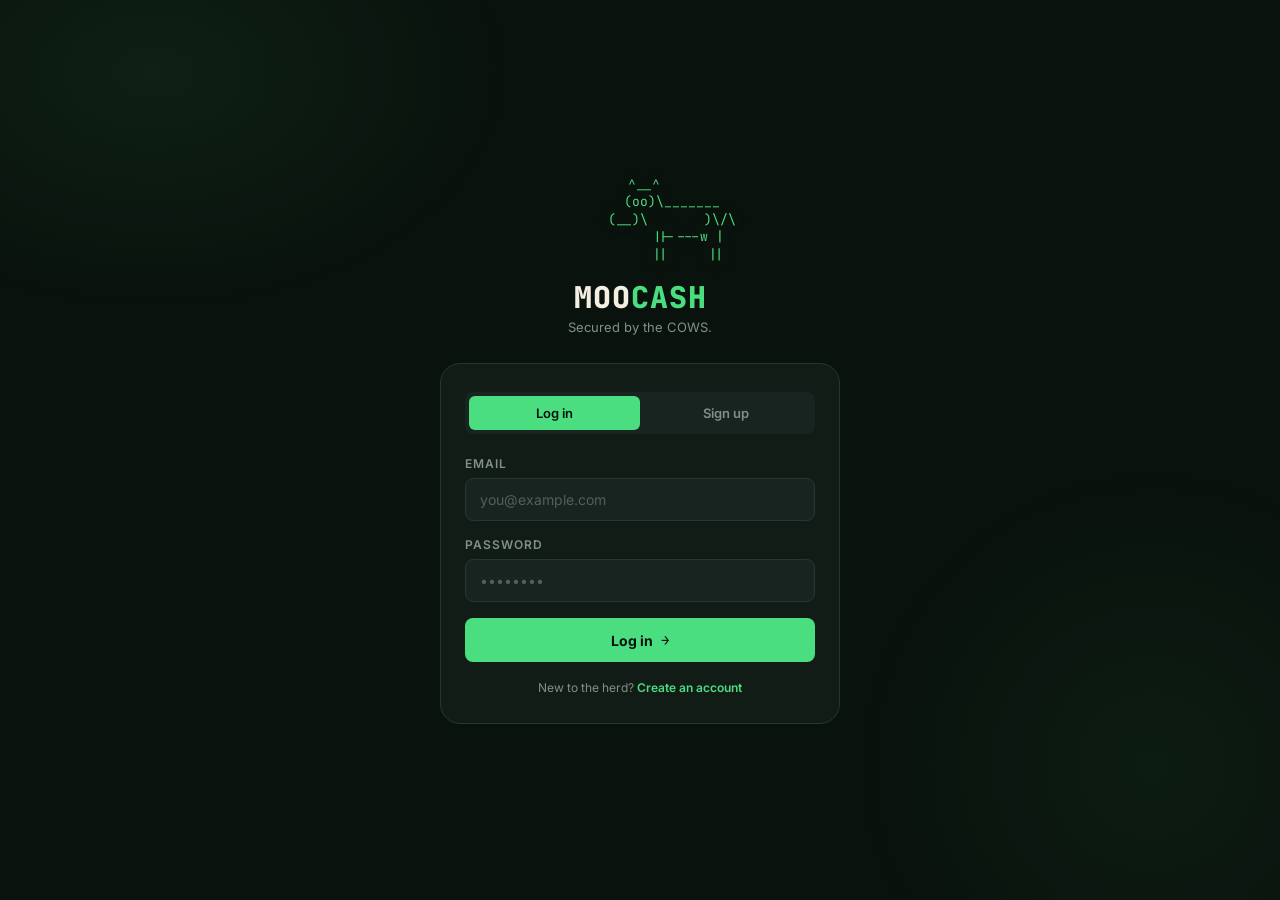
<file: MooCash/backend/src/main/resources/static/index.html>
<!DOCTYPE html>
<html lang="en">
<head>
<meta charset="UTF-8">
<meta name="viewport" content="width=device-width, initial-scale=1.0">
<title>MooCash — pay it forward, herd style</title>
<link rel="preconnect" href="https://fonts.googleapis.com">
<link href="https://fonts.googleapis.com/css2?family=JetBrains+Mono:wght@400;500;700;800&family=Inter:wght@400;500;600;700&display=swap" rel="stylesheet">
<style>
:root{
  --void:#0A120D;
  --panel:#121C16;
  --panel-2:#182420;
  --panel-3:#1F2E27;
  --line:#243830;
  --line-soft:#1B2620;
  --pasture:#4ADE80;
  --pasture-deep:#16A34A;
  --pasture-dim:#2C6E4A;
  --cream:#F3EFE3;
  --muted:#7E9186;
  --muted-dim:#546056;
  --alert:#FF7A6E;
  --alert-dim:#3A2320;
  --gold:#E8B94D;
  --gold-dim:#4A3B1B;
  --slate:#8FA6C7;
  --slate-dim:#1E2C3D;
  --radius-lg:20px;
  --radius-md:14px;
  --radius-sm:8px;
  --mono:'JetBrains Mono', monospace;
  --sans:'Inter', sans-serif;
}
*{box-sizing:border-box; margin:0; padding:0;}
html,body{height:100%;}
body{
  background:var(--void);
  color:var(--cream);
  font-family:var(--sans),serif;
  -webkit-font-smoothing:antialiased;
  min-height:100vh;
  position:relative;
  overflow-x:hidden;
}
body::before{
  content:'';
  position:fixed; inset:0;
  background:
    radial-gradient(ellipse 600px 400px at 12% 8%, rgba(74,222,128,0.07), transparent 60%),
    radial-gradient(ellipse 500px 500px at 90% 85%, rgba(74,222,128,0.05), transparent 60%);
  pointer-events:none;
  z-index:0;
}
a{color:inherit;}
button{font-family:inherit;}
.hidden{display:none !important;}

@keyframes fadeSlideUp{ from{opacity:0; transform:translateY(10px);} to{opacity:1; transform:translateY(0);} }
@keyframes popIn{ from{opacity:0; transform:scale(.92);} to{opacity:1; transform:scale(1);} }
@keyframes toastIn{ from{opacity:0; transform:translateX(24px);} to{opacity:1; transform:translateX(0);} }
@keyframes spin{ to{transform:rotate(360deg);} }
@keyframes shimmer{ 0%{background-position:-300px 0;} 100%{background-position:300px 0;} }
@keyframes checkPop{ 0%{opacity:0; transform:scale(.5);} 60%{opacity:1; transform:scale(1.08);} 100%{opacity:1; transform:scale(1);} }
.anim-in{ animation:fadeSlideUp .35s ease both; }

#app{position:relative; z-index:1; min-height:100vh;}
.view{display:none;}
.view.active{display:block;}

#view-auth.active{
  display:flex; align-items:center; justify-content:center;
  min-height:100vh; padding:32px 20px;
}
.auth-wrap{width:100%; max-width:400px;}
.cow-banner{
  font-family:var(--mono),serif;
  color:var(--pasture);
  font-size:13px;
  line-height:1.35;
  white-space:pre;
  text-align:center;
  margin-bottom:14px;
  text-shadow:0 0 22px rgba(74,222,128,0.25);
}
.brand-word{
  text-align:center;
  font-family:var(--mono),serif;
  font-weight:800;
  font-size:30px;
  letter-spacing:1px;
  color:var(--cream);
  margin-bottom:2px;
}
.brand-word span{color:var(--pasture);}
.brand-tag{
  text-align:center;
  color:var(--muted);
  font-size:13px;
  margin-bottom:28px;
  letter-spacing:0px;
}
.auth-card{
  background:var(--panel);
  border:1px solid var(--line);
  border-radius:var(--radius-lg);
  padding:28px 24px;
  animation:fadeSlideUp .4s ease both;
}
.auth-tabs{
  display:flex;
  background:var(--panel-2);
  border-radius:var(--radius-sm);
  padding:4px;
  margin-bottom:22px;
}
.auth-tab{
  flex:1; text-align:center;
  padding:9px 0;
  font-size:13px; font-weight:600;
  color:var(--muted);
  background:transparent; border:none;
  border-radius:6px;
  cursor:pointer;
  transition:all .15s ease;
}
.auth-tab.active{background:var(--pasture); color:var(--void);}
.field{margin-bottom:16px;}
.field label{
  display:block; font-size:12px; font-weight:600;
  color:var(--muted); margin-bottom:7px;
  text-transform:uppercase; letter-spacing:1px;
}
.field input, .field select{
  width:100%;
  background:var(--panel-2);
  border:1px solid var(--line);
  color:var(--cream);
  font-family:var(--sans),serif;
  font-size:14px;
  padding:12px 14px;
  border-radius:var(--radius-sm);
  outline:none;
  transition:border-color .15s ease, box-shadow .15s ease;
}
.field input::placeholder{color:var(--muted-dim);}
.field input:focus, .field select:focus{border-color:var(--pasture); box-shadow:0 0 0 3px rgba(74,222,128,0.12);}
.field-error{color:var(--alert); font-size:12px; margin-top:6px; display:none;}
.field-error.show{display:block; animation:fadeSlideUp .2s ease both;}
.field-hint{color:var(--muted); font-size:11px; margin-top:6px;}
.btn{
  display:inline-flex; align-items:center; justify-content:center; gap:8px;
  width:100%;
  padding:13px 16px;
  border-radius:var(--radius-sm);
  border:none;
  font-size:14px; font-weight:700;
  cursor:pointer;
  transition:transform .1s ease, opacity .15s ease, background .15s ease;
  font-family:var(--sans),serif;
}
.btn:active{transform:scale(0.98);}
.btn:disabled{opacity:.6; cursor:default;}
.btn-primary{background:var(--pasture); color:var(--void);}
.btn-primary:hover:not(:disabled){background:#5EE896;}
.btn-ghost{background:transparent; color:var(--cream); border:1px solid var(--line);}
.btn-ghost:hover{border-color:var(--pasture-dim);}
.btn-danger{background:var(--alert); color:#2A0E0B;}
.btn-auto{width:auto; padding:10px 18px;}
.btn-sm{width:auto; padding:7px 12px; font-size:12px; border-radius:7px;}
.spinner{
  width:14px; height:14px; border-radius:50%;
  border:2px solid rgba(0,0,0,0.25); border-top-color:currentColor;
  animation:spin .6s linear infinite;
  display:inline-block;
}
.helper-text{ text-align:center; font-size:12px; color:var(--muted); margin-top:18px; }
.helper-text b{color:var(--pasture); font-weight:600; cursor:pointer;}

#app-shell{display:none;}
#app-shell.active{display:block;}
.app-frame{ display:flex; min-height:100vh; }

.sidebar{
  display:none; width:236px; flex-shrink:0;
  border-right:1px solid var(--line-soft);
  padding:24px 18px; flex-direction:column;
}
.sidebar-logo{ font-family:var(--mono),serif; font-weight:800; font-size:19px; margin-bottom:28px; padding-left:6px; }
.sidebar-logo span{color:var(--pasture);}
.side-nav{display:flex; flex-direction:column; gap:4px; flex:1; overflow-y:auto;}
.side-link{
  display:flex; align-items:center; gap:12px;
  padding:11px 12px; border-radius:var(--radius-sm);
  color:var(--muted); font-size:14px; font-weight:600;
  cursor:pointer; background:transparent; border:none; text-align:left; width:100%;
  transition:background .15s ease, color .15s ease;
}
.side-link .ic{width:18px; text-align:center; font-family:var(--mono),serif;}
.side-link:hover{background:var(--panel-2); color:var(--cream);}
.side-link.active{background:var(--panel-2); color:var(--pasture);}
.side-link.admin-link{color:var(--gold);}
.side-link.admin-link.active{background:var(--gold-dim); color:var(--gold);}
.side-foot{
  border-top:1px solid var(--line-soft); padding-top:16px; margin-top:12px;
  display:flex; align-items:center; gap:10px;
}
.side-logout{
  margin-left:auto; background:transparent; border:1px solid var(--line);
  color:var(--muted); width:30px; height:30px; border-radius:8px; cursor:pointer;
  display:flex; align-items:center; justify-content:center; font-size:13px;
}
.side-logout:hover{color:var(--alert); border-color:var(--alert-dim);}

.main-col{flex:1; min-width:0; padding-bottom:90px;}
.topbar{ display:flex; align-items:center; justify-content:space-between; padding:20px 20px 6px; }
.topbar-title{font-size:20px; font-weight:700;}
.topbar-sub{color:var(--muted); font-size:13px; margin-top:2px;}
.avatar{
  width:38px; height:38px; border-radius:50%;
  background:var(--pasture-dim);
  display:flex; align-items:center; justify-content:center;
  font-family:var(--mono),serif; font-weight:700; font-size:13px;
  color:var(--pasture); flex-shrink:0; border:1px solid var(--pasture-dim);
}
.page{padding:14px 20px 0;}

.balance-card{
  background:linear-gradient(160deg, var(--panel-3), var(--panel));
  border:1px solid var(--line); border-radius:var(--radius-lg);
  padding:24px; position:relative; overflow:hidden; margin-bottom:18px;
}
.balance-card::after{
  content:'(oo)'; position:absolute; right:18px; top:16px;
  font-family:var(--mono),serif; color:var(--pasture-dim); font-size:13px; opacity:.5;
}
.balance-label{ font-size:12px; color:var(--muted); text-transform:uppercase; letter-spacing:1px; }
.balance-amount{
  font-family:var(--mono),serif; font-weight:700; font-size:38px; margin:10px 0 4px; letter-spacing:-.5px;
}
.balance-amount span{color:var(--muted); font-size:20px; font-weight:500;}
.balance-change{ font-size:12px; color:var(--pasture); font-family:var(--mono),serif; min-height:16px; }
.quick-actions{ display:grid; grid-template-columns:repeat(3,1fr); gap:10px; margin-top:20px; }
.qa-btn{
  background:var(--panel-2); border:1px solid var(--line); border-radius:var(--radius-md);
  padding:14px 8px; display:flex; flex-direction:column; align-items:center; gap:6px;
  cursor:pointer; color:var(--cream); font-size:12px; font-weight:600;
  transition:border-color .15s, transform .1s;
}
.qa-btn:hover{border-color:var(--pasture-dim);}
.qa-btn:active{transform:scale(.97);}
.qa-ic{
  width:34px; height:34px; border-radius:50%; background:rgba(74,222,128,0.12); color:var(--pasture);
  display:flex; align-items:center; justify-content:center; font-size:16px; font-family:var(--mono),serif; font-weight:700;
}

.admin-banner{
  display:flex; align-items:center; justify-content:space-between; gap:12px;
  background:var(--gold-dim); border:1px solid var(--gold); border-radius:var(--radius-md);
  padding:14px 16px; margin-bottom:18px; cursor:pointer;
}
.admin-banner .t{font-size:13px; font-weight:700; color:var(--gold);}
.admin-banner .s{font-size:11px; color:var(--muted); margin-top:2px;}

.sec-head{ display:flex; align-items:center; justify-content:space-between; margin:22px 0 10px; }
.sec-head h3{font-size:14px; font-weight:700;}
.sec-head .link{font-size:12px; color:var(--pasture); cursor:pointer; font-weight:600;}

.ledger{ background:var(--panel); border:1px solid var(--line); border-radius:var(--radius-lg); overflow:hidden; min-height:60px; }
.tx-row{
  display:flex; align-items:center; gap:12px; padding:14px 16px;
  border-bottom:1px dashed var(--line-soft);
  animation:fadeSlideUp .3s ease both;
}
.tx-row:last-child{border-bottom:none;}
.tx-ic{
  width:36px; height:36px; border-radius:10px; display:flex; align-items:center; justify-content:center;
  font-family:var(--mono),serif; font-weight:700; font-size:14px; flex-shrink:0;
}
.tx-ic.out{background:var(--alert-dim); color:var(--alert);}
.tx-ic.in{background:rgba(74,222,128,0.12); color:var(--pasture);}
.tx-info{flex:1; min-width:0;}
.tx-name{font-size:14px; font-weight:600; white-space:nowrap; overflow:hidden; text-overflow:ellipsis;}
.tx-meta{font-size:12px; color:var(--muted); margin-top:2px; font-family:var(--mono),serif;}
.tx-amt{font-family:var(--mono),serif; font-weight:700; font-size:14px; white-space:nowrap;}
.tx-amt.out{color:var(--cream);}
.tx-amt.in{color:var(--pasture);}
.empty-row{ padding:32px 16px; text-align:center; color:var(--muted); font-size:13px; }

.skel{
  background:linear-gradient(90deg, var(--panel-2) 25%, var(--panel-3) 37%, var(--panel-2) 63%);
  background-size:400px 100%;
  animation:shimmer 1.4s ease infinite;
  border-radius:6px;
}
.skel-row{ display:flex; align-items:center; gap:12px; padding:14px 16px; border-bottom:1px dashed var(--line-soft); }
.skel-row:last-child{border-bottom:none;}
.skel-circle{width:36px; height:36px; border-radius:10px; flex-shrink:0;}
.skel-line{height:11px; border-radius:4px;}

.filter-tabs{display:flex; gap:8px; margin-bottom:14px; flex-wrap:wrap;}
.filter-tab{
  padding:7px 14px; border-radius:20px; border:1px solid var(--line);
  background:transparent; color:var(--muted); font-size:12px; font-weight:600; cursor:pointer;
  transition:all .15s;
}
.filter-tab.active{background:var(--pasture); color:var(--void); border-color:var(--pasture);}

.flow-card{
  max-width:460px; background:var(--panel); border:1px solid var(--line);
  border-radius:var(--radius-lg); padding:22px; animation:fadeSlideUp .35s ease both;
}
.amount-input-wrap{ text-align:center; padding:26px 0 18px; }
.amount-currency{font-family:var(--mono),serif; color:var(--muted); font-size:16px;}
.amount-input{
  background:transparent; border:none; outline:none; color:var(--cream);
  font-family:var(--mono),serif; font-weight:700; font-size:44px; text-align:center; width:100%;
}
.handle-pill{
  display:inline-flex; align-items:center; gap:8px; background:var(--panel-2); border:1px solid var(--line);
  padding:8px 14px; border-radius:20px; margin:0 auto 6px; font-family:var(--mono),serif; font-size:13px;
}
.center{text-align:center;}
.qr-box{
  width:190px; height:190px; margin:0 auto 18px; background:var(--cream); border-radius:var(--radius-md);
  display:grid; grid-template-columns:repeat(9,1fr); grid-template-rows:repeat(9,1fr); padding:14px; gap:3px;
  animation:popIn .3s ease both;
}
.qr-cell{background:var(--void); border-radius:1px;}
.qr-cell.off{background:transparent;}
.copy-row{
  display:flex; align-items:center; justify-content:space-between; gap:10px;
  background:var(--panel-2); border:1px solid var(--line); border-radius:var(--radius-sm);
  padding:12px 14px; margin-bottom:14px;
}
.copy-row .val{font-family:var(--mono),serif; font-size:14px; font-weight:600;}
.copy-btn{
  background:transparent; border:1px solid var(--line); color:var(--pasture);
  font-size:11px; font-weight:700; padding:6px 10px; border-radius:6px; cursor:pointer;
  text-transform:uppercase; letter-spacing:1px; transition:all .15s;
}
.copy-btn.copied{background:var(--pasture); color:var(--void); border-color:var(--pasture);}
.success-panel{text-align:center; padding:30px 10px;}
.success-check{
  width:64px; height:64px; border-radius:50%; background:rgba(74,222,128,0.12); color:var(--pasture);
  display:flex; align-items:center; justify-content:center; font-size:28px; margin:0 auto 18px;
  font-family:var(--mono),serif; border:1px solid var(--pasture-dim); animation:checkPop .4s ease both;
}

.bottom-nav{
  position:fixed; bottom:0; left:0; right:0; background:var(--panel); border-top:1px solid var(--line);
  display:flex; padding:8px 6px calc(8px + env(safe-area-inset-bottom)); z-index:20;
}
.bn-item{
  flex:1; display:flex; flex-direction:column; align-items:center; gap:4px; padding:6px 0;
  background:none; border:none; color:var(--muted); font-size:10px; font-weight:600; cursor:pointer;
  transition:color .15s;
}
.bn-item .ic{font-family:var(--mono),serif; font-size:17px;}
.bn-item.active{color:var(--pasture);}
.bn-item.fab .ic{
  background:var(--pasture); color:var(--void); width:34px; height:34px; border-radius:50%;
  display:flex; align-items:center; justify-content:center; font-size:17px; margin-bottom:2px;
  transition:transform .15s;
}
.bn-item.fab:active .ic{transform:scale(.9);}

.page-header-row{display:flex; align-items:center; gap:12px; margin-bottom:4px;}
.page-header-row .head-actions{margin-left:auto;}
.back-btn{
  background:var(--panel-2); border:1px solid var(--line); color:var(--cream);
  width:34px; height:34px; border-radius:50%; cursor:pointer; font-size:16px;
  display:flex; align-items:center; justify-content:center; flex-shrink:0;
}

.toast-container{
  position:fixed; top:16px; right:16px; z-index:100;
  display:flex; flex-direction:column; gap:8px; max-width:320px; width:calc(100% - 32px);
}
.toast{
  background:var(--panel); border:1px solid var(--line); border-left:3px solid var(--pasture);
  border-radius:var(--radius-sm); padding:12px 14px; font-size:13px; font-weight:500;
  animation:toastIn .25s ease both; transition:opacity .25s ease, transform .25s ease;
  box-shadow:0 8px 24px rgba(0,0,0,0.35);
}
.toast.error{border-left-color:var(--alert);}

.modal-overlay{
  display:none; position:fixed; inset:0; background:rgba(6,10,8,0.7); z-index:90;
  align-items:center; justify-content:center; padding:20px; overflow-y:auto;
}
.modal-overlay.active{display:flex;}
.modal-card{
  width:100%; max-width:420px; background:var(--panel); border:1px solid var(--line);
  border-radius:var(--radius-lg); padding:22px; animation:popIn .2s ease both; margin:auto;
}
.modal-head{display:flex; align-items:center; justify-content:space-between; margin-bottom:18px;}
.modal-head h3{font-size:16px; font-weight:700;}
.modal-close{
  background:var(--panel-2); border:1px solid var(--line); color:var(--muted);
  width:28px; height:28px; border-radius:50%; cursor:pointer; font-size:14px;
}

.empty-state{ text-align:center; padding:36px 20px; color:var(--muted); }
.empty-state .big-ic{font-family:var(--mono),serif; font-size:26px; color:var(--pasture-dim); margin-bottom:10px;}
.empty-state p{font-size:13px; margin-bottom:16px; line-height:1.6;}

.herd-row{display:flex; gap:14px; flex-wrap:wrap;}
.herd-item{text-align:center; font-size:11px; color:var(--muted); cursor:pointer;}
.herd-item .avatar{margin:0 auto 6px;}

.acct-grid{display:grid; grid-template-columns:repeat(auto-fill, minmax(230px,1fr)); gap:14px; margin-top:14px;}
.acct-tile{
  background:linear-gradient(155deg, var(--panel-3), var(--panel));
  border:1px solid var(--line); border-radius:var(--radius-lg); padding:18px;
  animation:fadeSlideUp .3s ease both; position:relative;
}
.acct-tile.savings{background:linear-gradient(155deg, var(--slate-dim), var(--panel));}
.acct-tile-top{display:flex; align-items:center; justify-content:space-between; margin-bottom:22px;}
.acct-chip{width:30px; height:22px; border-radius:5px; background:linear-gradient(135deg,var(--gold),#B98A2E);}
.acct-type-tag{font-size:10px; font-weight:700; letter-spacing:1px; color:var(--muted); text-transform:uppercase;}
.acct-number{font-family:var(--mono),serif; font-size:15px; letter-spacing:2px; margin-bottom:16px;}
.acct-tile-bottom{display:flex; align-items:flex-end; justify-content:space-between; margin-bottom:14px;}
.acct-tile-bottom small{color:var(--muted); font-size:10px; text-transform:uppercase; letter-spacing:1px;}
.acct-tile-bottom .bal{font-family:var(--mono),serif; font-weight:700; font-size:17px; margin-top:2px;}
.acct-actions{display:flex; gap:6px; flex-wrap:wrap;}
.acct-actions button{
  flex:1; min-width:64px; background:var(--panel-2); border:1px solid var(--line); color:var(--cream);
  font-size:11px; font-weight:600; padding:8px 6px; border-radius:8px; cursor:pointer; transition:border-color .15s;
}
.acct-actions button:hover{border-color:var(--pasture-dim);}
.add-acct-tile{
  border:2px dashed var(--line); border-radius:var(--radius-lg); display:flex; flex-direction:column;
  align-items:center; justify-content:center; gap:10px; padding:30px 18px; cursor:pointer; color:var(--muted);
  min-height:170px; transition:border-color .15s, color .15s;
}
.add-acct-tile:hover{border-color:var(--pasture-dim); color:var(--pasture);}
.add-acct-tile .plus{font-family:var(--mono),serif; font-size:26px;}

.badge{ display:inline-flex; padding:3px 9px; border-radius:20px; font-size:11px; font-weight:700; text-transform:uppercase; letter-spacing:0px; }
.badge-pending{background:var(--gold-dim); color:var(--gold);}
.badge-approved{background:rgba(74,222,128,0.14); color:var(--pasture);}
.badge-paid{background:var(--panel-2); color:var(--muted);}
.badge-rejected{background:var(--alert-dim); color:var(--alert);}
.badge-active{background:rgba(74,222,128,0.14); color:var(--pasture);}
.badge-blocked{background:var(--alert-dim); color:var(--alert);}
.badge-held{background:var(--gold-dim); color:var(--gold);}
.badge-admin{background:var(--gold-dim); color:var(--gold);}
.badge-user{background:var(--slate-dim); color:var(--slate);}

.metric-row{display:grid; grid-template-columns:repeat(3,1fr); gap:10px; margin-bottom:18px;}
.metric-card{background:var(--panel); border:1px solid var(--line); border-radius:var(--radius-md); padding:14px;}
.metric-card .lbl{font-size:11px; color:var(--muted); text-transform:uppercase; letter-spacing:1px;}
.metric-card .val{font-family:var(--mono),serif; font-weight:700; font-size:19px; margin-top:6px;}
.loan-list{display:flex; flex-direction:column; gap:10px;}
.loan-card{
  background:var(--panel); border:1px solid var(--line); border-radius:var(--radius-md);
  padding:16px; animation:fadeSlideUp .3s ease both;
}
.loan-top{display:flex; align-items:center; justify-content:space-between; margin-bottom:10px;}
.loan-id{font-family:var(--mono),serif; font-size:12px; color:var(--muted);}
.loan-grid{display:grid; grid-template-columns:repeat(3,1fr); gap:10px; margin-bottom:12px;}
.loan-grid div small{display:block; font-size:10px; color:var(--muted); text-transform:uppercase; letter-spacing:0px; margin-bottom:3px;}
.loan-grid div span{font-family:var(--mono),serif; font-weight:700; font-size:14px;}

.card-grid{display:grid; grid-template-columns:repeat(auto-fill, minmax(260px,1fr)); gap:16px; margin-top:14px;}
.credit-card{
  border-radius:var(--radius-lg); padding:20px; color:#fff; position:relative; overflow:hidden;
  min-height:150px; display:flex; flex-direction:column; justify-content:space-between;
  animation:fadeSlideUp .3s ease both;
}
.credit-card.visa{background:linear-gradient(135deg,#123524,#1B4E36 55%, #0F2B1E);}
.credit-card.master{background:linear-gradient(135deg,#2A2A2A,#3D3D3D 55%,#161616);}
.credit-card .cc-top{display:flex; align-items:center; justify-content:space-between;}
.credit-card .cc-brand{font-family:var(--mono),serif; font-weight:800; font-size:13px; letter-spacing:1px;}
.credit-card.visa .cc-brand{color:var(--pasture);}
.credit-card.master .cc-brand{color:var(--gold);}
.credit-card .cc-number{font-family:var(--mono),serif; font-size:16px; letter-spacing:2px; margin:14px 0;}
.credit-card .cc-bottom{display:flex; align-items:flex-end; justify-content:space-between; font-size:11px;}
.credit-card .cc-bottom small{display:block; opacity:.6; font-size:9px; text-transform:uppercase; letter-spacing:1px; margin-bottom:3px;}
.credit-card .cc-revoke{
  position:absolute; top:14px; right:14px; background:rgba(255,255,255,0.12); border:none; color:#fff;
  width:24px; height:24px; border-radius:50%; cursor:pointer; font-size:12px;
}

.table-wrap{overflow-x:auto; border:1px solid var(--line); border-radius:var(--radius-md); background:var(--panel);}
table{width:100%; border-collapse:collapse; font-size:13px; min-width:560px;}
th{ text-align:left; color:var(--muted); font-weight:600; text-transform:uppercase; letter-spacing:0px; font-size:11px; padding:11px 14px; border-bottom:1px solid var(--line); white-space:nowrap; }
td{padding:11px 14px; border-bottom:1px solid var(--line-soft); vertical-align:middle;}
tr:last-child td{border-bottom:none;}
td.mono{font-family:var(--mono),serif; font-size:12px;}
.row-actions{display:flex; gap:6px; flex-wrap:nowrap;}
.icon-btn{
  background:var(--panel-2); border:1px solid var(--line); color:var(--cream);
  width:28px; height:28px; border-radius:7px; cursor:pointer; font-size:12px;
  display:inline-flex; align-items:center; justify-content:center; transition:border-color .15s;
}
.icon-btn:hover{border-color:var(--pasture-dim);}
.icon-btn.danger:hover{border-color:var(--alert); color:var(--alert);}
.icon-btn:disabled{opacity:.35; cursor:not-allowed;}

.admin-topbanner{
  background:linear-gradient(155deg, var(--gold-dim), var(--panel));
  border:1px solid var(--gold-dim); border-radius:var(--radius-lg); padding:18px 20px; margin-bottom:18px;
}
.admin-topbanner .t{font-family:var(--mono),serif; font-weight:800; color:var(--gold); font-size:14px; letter-spacing:1px;}
.admin-topbanner .s{font-size:12px; color:var(--muted); margin-top:4px;}
.admin-subtabs{display:flex; gap:8px; margin-bottom:16px; flex-wrap:wrap;}
.admin-section{display:none;}
.admin-section.active{display:block; animation:fadeSlideUp .3s ease both;}
.section-title{font-size:14px; font-weight:700; margin:20px 0 10px;}
.section-title:first-child{margin-top:0;}

@media (min-width:900px){
  .sidebar{display:flex;}
  .bottom-nav{display:none;}
  .main-col{padding-bottom:20px;}
  .page{max-width:900px; margin:0 auto; padding:14px 32px 40px;}
  .topbar{max-width:900px; margin:0 auto; padding:28px 32px 6px; width:100%;}
  .dash-grid{display:grid; grid-template-columns:1.4fr 1fr; gap:20px; align-items:start;}
  .quick-actions{grid-template-columns:repeat(6,1fr);}
}
@media (max-width:640px){
  .metric-row{grid-template-columns:1fr 1fr;}
  .loan-grid{grid-template-columns:1fr 1fr;}
}

</style>
</head>
<body>
<div class="toast-container" id="toast-container"></div>

<div class="modal-overlay" id="modal-overlay">
  <div class="modal-card">
    <div class="modal-head">
      <h3 id="modal-title">Title</h3>
      <button class="modal-close" onclick="closeModal()">×</button>
    </div>
    <form id="modal-form"></form>
  </div>
</div>

<div id="app">

  <section class="view active" id="view-auth">
    <div class="auth-wrap">
      <div class="cow-banner"> ^__^
        (oo)\_______
        (__)\       )\/\
            ||----w |
            ||     ||</div>
      <div class="brand-word">MOO<span>CASH</span></div>
      <div class="brand-tag">Secured by the COWS.</div>

      <div class="auth-card">
        <div class="auth-tabs">
          <button type="button" class="auth-tab active" id="login-tab">Log in</button>
          <button type="button" class="auth-tab" id="register-tab">Sign up</button>
        </div>

        <form id="login-form">
          <div class="field">
            <label>Email</label>
            <label for="login-email"></label><input type="email" id="login-email" placeholder="you@example.com" required>
          </div>
          <div class="field">
            <label>Password</label>
            <label for="login-password"></label><input type="password" id="login-password" placeholder="••••••••" required>
          </div>
          <button type="submit" class="btn btn-primary">Log in <span style="font-family:var(--mono),serif">→</span></button>
          <div class="helper-text">New to the herd? <b id="go-register">Create an account</b></div>
        </form>

        <form id="register-form" class="hidden">
          <div class="field">
            <label>Full name</label>
            <label for="reg-name"></label><input type="text" id="reg-name" placeholder="Jamie Rivera" required>
          </div>
          <div class="field">
            <label>Email</label>
            <label for="reg-email"></label><input type="email" id="reg-email" placeholder="jamie@example.com" required>
          </div>
          <div class="field">
            <label>Phone</label>
            <label for="reg-phone"></label><input type="tel" id="reg-phone" placeholder="0XXXXXXXXXX" required>
            <div class="field-error" id="reg-phone-error">Phone must be 11 digits starting with 0.</div>
          </div>
          <div class="field">
            <label>Password</label>
            <label for="reg-password"></label><input type="password" id="reg-password" placeholder="At least 8 characters" required>
          </div>
          <button type="submit" class="btn btn-primary">Create account</button>
          <div class="helper-text">Already herding with us? <b id="go-login">Log in</b></div>
        </form>
      </div>
    </div>
  </section>

  <div id="app-shell">
    <div class="app-frame">

      <aside class="sidebar">
        <div class="sidebar-logo">MOO<span>CASH</span></div>
        <nav class="side-nav">
          <button class="side-link active" data-tab="home"><span class="ic">$</span> Home</button>
          <button class="side-link" data-tab="accounts"><span class="ic">▤</span> Accounts</button>
          <button class="side-link" data-tab="send"><span class="ic">↗</span> Send</button>
          <button class="side-link" data-tab="receive"><span class="ic">↙</span> Receive</button>
          <button class="side-link" data-tab="loans"><span class="ic">%</span> Loans</button>
          <button class="side-link" data-tab="cards"><span class="ic">▭</span> Cards</button>
          <button class="side-link" data-tab="activity"><span class="ic">≡</span> Activity</button>
          <button class="side-link" data-tab="profile"><span class="ic">◎</span> Profile</button>
          <button class="side-link admin-link hidden" id="admin-nav-link" data-tab="admin"><span class="ic">⚑</span> Admin</button>
        </nav>
        <div class="side-foot">
          <div class="avatar" id="sidebar-avatar">--</div>
          <div>
            <div style="font-size:13px; font-weight:600;" id="sidebar-name">Loading…</div>
            <div style="font-size:11px; color:var(--muted); font-family:var(--mono),serif;" id="sidebar-email">—</div>
          </div>
          <button class="side-logout" id="logout-btn" title="Log out">⏻</button>
        </div>
      </aside>

      <div class="main-col">

        <div class="tab-panel" id="tab-home">
          <div class="topbar">
            <div>
              <div class="topbar-title" id="home-greeting">Hey there 🐄</div>
              <div class="topbar-sub" id="home-date"></div>
            </div>
            <div class="avatar" id="home-avatar">--</div>
          </div>

          <div class="page">
            <div class="admin-banner hidden" id="home-admin-banner" data-tab="admin">
              <div>
                <div class="t">⚑ Administrator dashboard</div>
                <div class="s">View every customer, account, loan and card on MooCash</div>
              </div>
              <div style="font-family:var(--mono),serif; color:var(--gold);">→</div>
            </div>

            <div class="dash-grid">
              <div>
                <div class="balance-card">
                  <div class="balance-label">Total balance</div>
                  <div class="balance-amount" id="balance-amount">$<span id="balance-main">0</span><span id="balance-cents">.00</span></div>
                  <div class="balance-change" id="balance-sub">Loading accounts…</div>

                  <div class="quick-actions">
                    <button class="qa-btn" data-tab="send"><span class="qa-ic">↗</span> Send</button>
                    <button class="qa-btn" data-tab="receive"><span class="qa-ic">↙</span> Receive</button>
                    <button class="qa-btn" id="qa-topup"><span class="qa-ic">+</span> Top up</button>
                    <button class="qa-btn" data-tab="accounts"><span class="qa-ic">▤</span> Accounts</button>
                    <button class="qa-btn" data-tab="loans"><span class="qa-ic">%</span> Loans</button>
                    <button class="qa-btn" data-tab="cards"><span class="qa-ic">▭</span> Cards</button>
                  </div>
                </div>

                <div class="sec-head">
                  <h3>Recent activity</h3>
                  <span class="link" data-tab="activity">View all</span>
                </div>
                <div class="ledger" id="home-ledger"></div>
              </div>

              <div>
                <div class="sec-head" style="margin-top:0;"><h3>Frequent recipients</h3></div>
                <div class="ledger" style="padding:14px;" id="herd-card">
                  <div style="font-size:12px; color:var(--muted); line-height:1.7;">
                    People you've sent money to most often will show up here for quick repeat transfers.
                  </div>
                  <div class="herd-row" id="herd-list" style="margin-top:14px;"></div>
                </div>
              </div>
            </div>
          </div>
        </div>

        <div class="tab-panel" id="tab-accounts" style="display:none;">
          <div class="topbar">
            <div class="page-header-row">
              <button class="back-btn" data-tab="home">‹</button>
              <div>
                <div class="topbar-title">My accounts</div>
                <div class="topbar-sub">Open, fund, and manage each account</div>
              </div>
            </div>
          </div>
          <div class="page">
            <div class="acct-grid" id="accounts-grid"></div>
          </div>
        </div>

        <div class="tab-panel" id="tab-send" style="display:none;">
          <div class="topbar">
            <div class="page-header-row">
              <button class="back-btn" data-tab="home">‹</button>
              <div>
                <div class="topbar-title">Send money</div>
                <div class="topbar-sub">Transfers post instantly between MooCash accounts</div>
              </div>
            </div>
          </div>
          <div class="page">
            <form class="flow-card" id="send-form">
              <div class="field">
                <label>From account</label>
                <label for="from-account"></label><select id="from-account" required></select>
              </div>
              <div class="field">
                <label>Recipient account ID</label>
                <label for="to-account"></label><input type="text" id="to-account" placeholder="Paste the recipient's account ID" required>
              </div>
              <div class="amount-input-wrap">
                <span class="amount-currency">$</span><label for="send-amount"></label><input class="amount-input" id="send-amount" type="number" step="0.01" min="0.01" placeholder="0.00" required>
                <div style="color:var(--muted); font-size:12px; margin-top:6px;" id="send-balance-hint">&nbsp;</div>
              </div>
              <div class="field">
                <label>Note (optional)</label>
                <label for="send-desc"></label><input type="text" id="send-desc" placeholder="What's it for?">
              </div>
              <button type="submit" class="btn btn-primary" id="send-submit-btn">Review and send</button>
            </form>

            <div class="flow-card success-panel hidden" id="send-success">
              <div class="success-check">✓</div>
              <div style="font-weight:700; font-size:18px; margin-bottom:6px;" id="success-amount">$0.00 sent</div>
              <div style="color:var(--muted); font-size:13px; margin-bottom:22px;" id="success-detail"></div>
              <button class="btn btn-ghost" id="send-another-btn">Send another</button>
            </div>
          </div>
        </div>

        <div class="tab-panel" id="tab-receive" style="display:none;">
          <div class="topbar">
            <div class="page-header-row">
              <button class="back-btn" data-tab="home">‹</button>
              <div>
                <div class="topbar-title">Receive money</div>
                <div class="topbar-sub">Share your account ID to get paid</div>
              </div>
            </div>
          </div>
          <div class="page">
            <div class="flow-card center">
              <div class="qr-box" id="qr-box"></div>
              <div class="handle-pill" id="receive-account-id">—</div>
              <div style="color:var(--muted); font-size:12px; margin-bottom:20px;">Anyone can send funds directly to this account ID</div>

              <div class="copy-row">
                <span class="val" id="copy-account-id">—</span>
                <button class="copy-btn" id="copy-handle-btn">Copy</button>
              </div>

              <div class="field" id="account-picker-field" style="text-align:left; display:none;">
                <label>Choose account to receive into</label>
                <label for="receive-account-select"></label><select id="receive-account-select"></select>
              </div>
            </div>
          </div>
        </div>

        <div class="tab-panel" id="tab-loans" style="display:none;">
          <div class="topbar">
            <div class="page-header-row">
              <button class="back-btn" data-tab="home">‹</button>
              <div>
                <div class="topbar-title">Loans</div>
                <div class="topbar-sub">View, request, and repay loans</div>
              </div>
              <div class="head-actions">
                <button class="btn btn-primary btn-auto" id="request-loan-btn">Request loan</button>
              </div>
            </div>
          </div>
          <div class="page">
            <div class="metric-row" id="loan-metrics"></div>
            <div class="loan-list" id="loan-list"></div>
          </div>
        </div>

        <div class="tab-panel" id="tab-cards" style="display:none;">
          <div class="topbar">
            <div class="page-header-row">
              <button class="back-btn" data-tab="home">‹</button>
              <div>
                <div class="topbar-title">Cards</div>
                <div class="topbar-sub">Your MooCash VISA and Mastercard</div>
              </div>
              <div class="head-actions">
                <button class="btn btn-primary btn-auto" id="request-card-btn">Request card</button>
              </div>
            </div>
          </div>
          <div class="page">
            <div class="card-grid" id="card-grid"></div>
          </div>
        </div>

        <div class="tab-panel" id="tab-activity" style="display:none;">
          <div class="topbar">
            <div>
              <div class="topbar-title">Activity</div>
              <div class="topbar-sub">Every moo-vement, tracked</div>
            </div>
            <div class="avatar" id="activity-avatar">--</div>
          </div>
          <div class="page">
            <div class="filter-tabs">
              <button class="filter-tab active" data-filter="all">All</button>
              <button class="filter-tab" data-filter="in">Received</button>
              <button class="filter-tab" data-filter="out">Sent</button>
            </div>
            <div class="ledger" id="full-ledger"></div>
          </div>
        </div>

        <div class="tab-panel" id="tab-profile" style="display:none;">
          <div class="topbar">
            <div>
              <div class="topbar-title">Profile</div>
              <div class="topbar-sub">Account and preferences</div>
            </div>
          </div>
          <div class="page">
            <div class="flow-card">
              <div style="display:flex; align-items:center; gap:14px; margin-bottom:20px;">
                <div class="avatar" style="width:52px; height:52px; font-size:16px;" id="profile-avatar">--</div>
                <div>
                  <div style="font-weight:700; font-size:16px;" id="profile-name">Loading…</div>
                  <div style="color:var(--muted); font-size:12px; font-family:var(--mono),serif;" id="profile-email">—</div>
                </div>
              </div>
              <button class="btn btn-ghost" style="margin-bottom:10px;" id="change-password-btn">Change password</button>
              <button class="btn btn-ghost hidden" style="margin-bottom:10px;" id="profile-admin-btn" data-tab="admin">⚑ Administrator dashboard</button>
              <button class="btn btn-danger" id="logout-btn-profile">Log out</button>
            </div>
          </div>
        </div>

        <div class="tab-panel" id="tab-admin" style="display:none;">
          <div class="topbar">
            <div>
              <div class="topbar-title">Administrator dashboard</div>
              <div class="topbar-sub">Full visibility across MooCash</div>
            </div>
            <button class="btn btn-ghost btn-auto" id="admin-refresh-btn">Refresh</button>
          </div>
          <div class="page">
            <div class="admin-topbanner">
              <div class="t">⚑ RESTRICTED — ADMIN ONLY</div>
              <div class="s">Actions taken here (blocking, deleting) are immediate and affect real customer data.</div>
            </div>

            <div class="admin-subtabs">
              <button class="filter-tab active" data-admin-tab="overview">Overview</button>
              <button class="filter-tab" data-admin-tab="customers">Customers</button>
              <button class="filter-tab" data-admin-tab="accounts">Accounts</button>
              <button class="filter-tab" data-admin-tab="loans">Loans</button>
              <button class="filter-tab" data-admin-tab="cards">Cards</button>
              <button class="filter-tab" data-admin-tab="transactions">Transactions</button>
            </div>

            <div class="admin-section active" id="admin-overview">
              <div class="metric-row" id="admin-metrics" style="grid-template-columns:repeat(3,1fr);"></div>
              <div class="metric-row" id="admin-metrics-2" style="grid-template-columns:repeat(3,1fr);"></div>
            </div>

            <div class="admin-section" id="admin-customers">
              <div class="table-wrap"><table>
                <thead><tr><th>Name</th><th>Email</th><th>Phone</th><th>Role</th><th>Actions</th></tr></thead>
                <tbody id="admin-customers-body"></tbody>
              </table></div>
            </div>

            <div class="admin-section" id="admin-accounts">
              <div class="table-wrap"><table>
                <thead><tr><th>Account ID</th><th>Owner</th><th>Type</th><th>Balance</th><th>Status</th><th>Actions</th></tr></thead>
                <tbody id="admin-accounts-body"></tbody>
              </table></div>
            </div>

            <div class="admin-section" id="admin-loans">
              <div class="table-wrap"><table>
                <thead><tr><th>Loan ID</th><th>Borrower</th><th>Amount</th><th>Remaining</th><th>Rate</th><th>Status</th><th>Auto-debt</th><th>Actions</th></tr></thead>
                <tbody id="admin-loans-body"></tbody>
              </table></div>
            </div>

            <div class="admin-section" id="admin-cards">
              <div class="table-wrap"><table>
                <thead><tr><th>Card #</th><th>Holder</th><th>Type</th><th>Expires</th><th>Actions</th></tr></thead>
                <tbody id="admin-cards-body"></tbody>
              </table></div>
            </div>

            <div class="admin-section" id="admin-transactions">
              <div class="table-wrap"><table>
                <thead><tr><th>Date</th><th>Account</th><th>Type</th><th>Amount</th><th>Description</th></tr></thead>
                <tbody id="admin-transactions-body"></tbody>
              </table></div>
            </div>
          </div>
        </div>

      </div>
    </div>

    <nav class="bottom-nav">
      <button class="bn-item active" data-tab="home"><span class="ic">$</span>Home</button>
      <button class="bn-item" data-tab="accounts"><span class="ic">▤</span>Accounts</button>
      <button class="bn-item fab" data-tab="send"><span class="ic">↗</span></button>
      <button class="bn-item" data-tab="activity"><span class="ic">≡</span>Activity</button>
      <button class="bn-item" data-tab="profile"><span class="ic">◎</span>Profile</button>
    </nav>
  </div>

</div>

<script src="app.js"></script>
</body>
</html>
</file>
